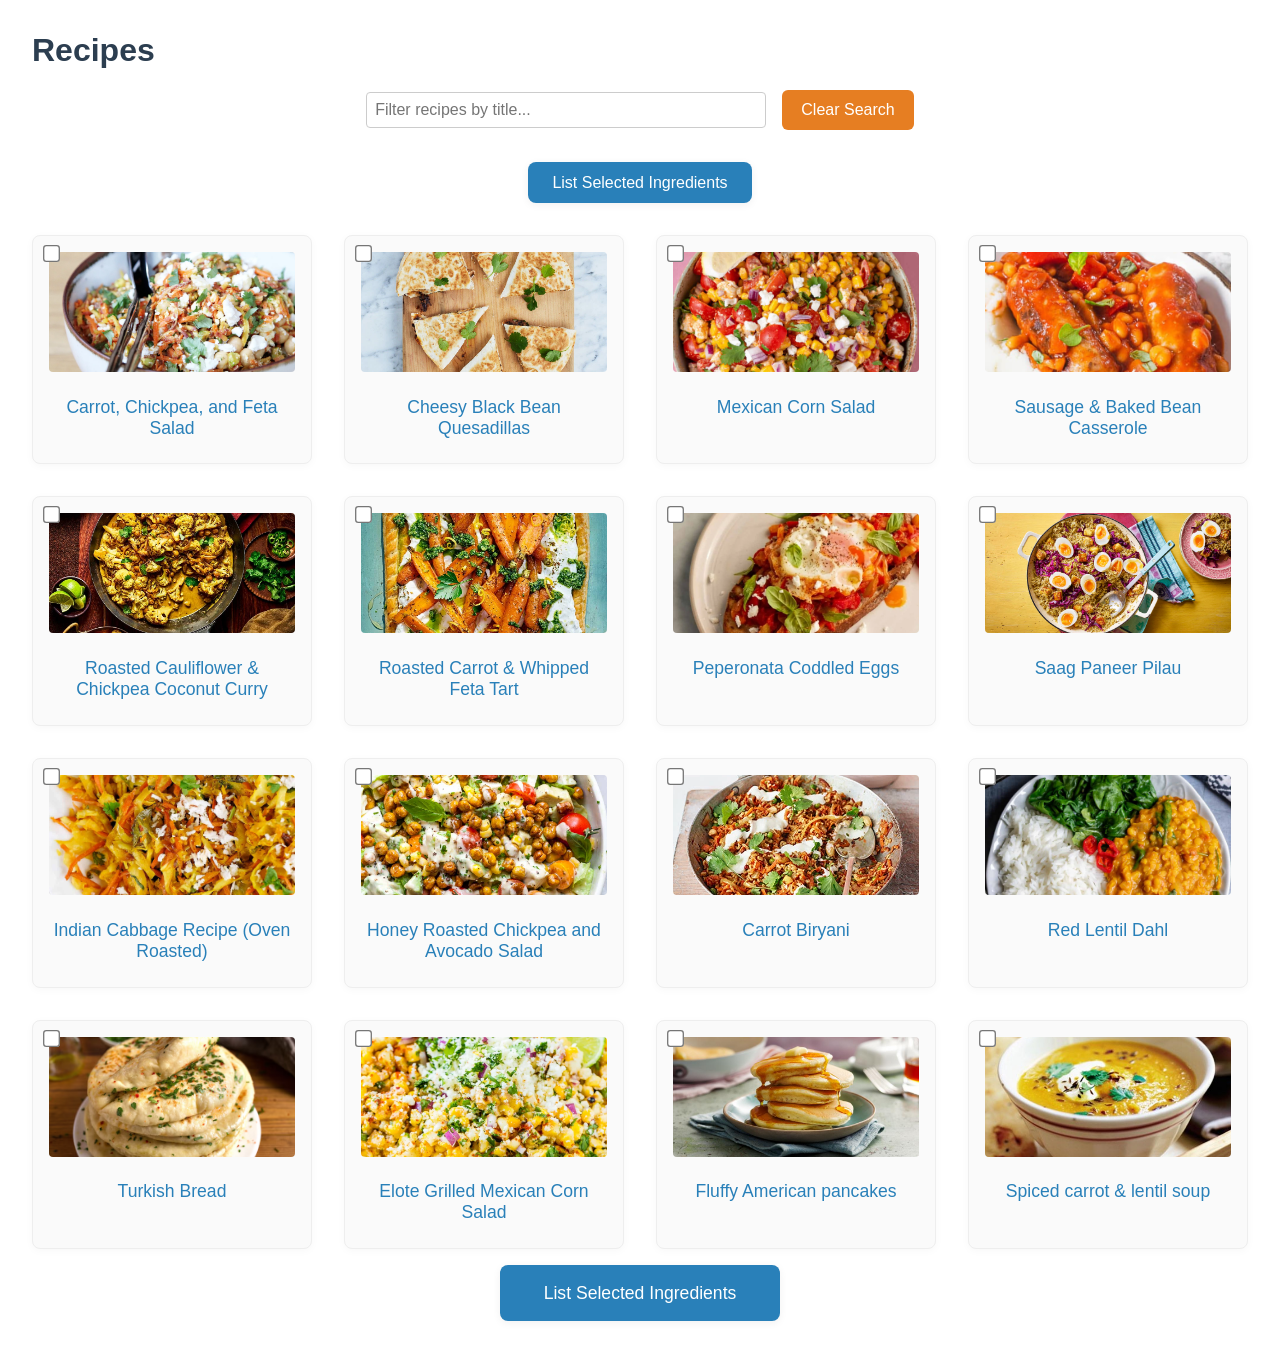
<file: index.html>
<!DOCTYPE html>
<html lang="en">
<head>
  <meta charset="UTF-8">
  <title>Recipes</title>
  <meta name="viewport" content="width=device-width, initial-scale=1">
  <style>
    body { font-family: sans-serif; margin: 2em; }
    h1 { color: #2c3e50; }
    .filter-box {
      margin-bottom: 2em;
      padding: 0.5em;
      font-size: 1em;
      width: 100%;
      max-width: 400px;
      border: 1px solid #ccc;
      border-radius: 4px;
      box-sizing: border-box;
    }
    .grid {
      display: grid;
      grid-template-columns: repeat(auto-fit, minmax(220px, 1fr));
      gap: 2em;
      padding: 0;
      list-style: none;
    }
    .card {
      background: #fafafa;
      border: 1px solid #eee;
      border-radius: 8px;
      padding: 1em;
      text-align: center;
      box-shadow: 0 2px 8px rgba(0,0,0,0.03);
      transition: box-shadow 0.2s;
      display: flex;
      flex-direction: column;
      align-items: center;
      position: relative;
    }
    .card:hover {
      box-shadow: 0 4px 16px rgba(0,0,0,0.08);
    }
    .card img {
      max-width: 100%;
      max-height: 120px;
      margin-bottom: 1em;
      border-radius: 4px;
      object-fit: cover;
      width: 100%;
      height: auto;
    }
    .card-title {
      font-size: 1.1em;
      margin: 0.5em 0;
      color: #2980b9;
      text-decoration: none;
      display: block;
      word-break: break-word;
    }
    .external-link {
      font-size: 0.9em;
      margin-left: 0.5em;
      word-break: break-word;
    }
    .select-recipe {
      position: absolute;
      top: 8px;
      left: 8px;
      transform: scale(1.3);
      z-index: 2;
    }
    .show {
      margin-top: .5em;
      font-size: 1.1em;
      padding: 1em 2.5em;
      background: #2980b9;
      color: #fff;
      border: none;
      border-radius: 8px;
      cursor: pointer;
      box-shadow: 0 2px 8px rgba(0,0,0,0.06);
      transition: background 0.2s;
      display: block;
    }
    .show.top {
      margin: 0;
      font-size: 1em;
      padding: 0.7em 1.5em;
    }
    .show:hover,
    .show.top:hover {
      background: #145a8a;
    }
    #clear-selected {
      display: none;
      height: 2.5em;
      font-size: 1em;
      padding: 0 1.2em;
      background: #e74c3c;
      color: #fff;
      border: none;
      border-radius: 8px;
      cursor: pointer;
      box-shadow: 0 2px 8px rgba(0,0,0,0.06);
      transition: background 0.2s;
      margin: 0;
    }
    #clear-selected:hover {
      background: #c0392b;
    }
    @media (max-width: 600px) {
      body { margin: 1em; }
      .grid { gap: 1em; }
      .card { padding: 0.5em; }
      .card img { max-height: 80px; }
      .select-recipe { top: 4px; left: 4px; }
      .show { font-size: 1.1em; padding: 0.7em 1.2em; }
      .show.top { font-size: 0.9em; padding: 0.5em 1em; }
      #clear-selected { font-size: 0.95em; padding: 0.5em 1em; }
    }
  </style>
</head>
<body>
  <h1>Recipes</h1>
  <div style="display: flex; gap: 1em; align-items: center; justify-content: center; margin-bottom: 2em;">
    <input type="text" id="filter" class="filter-box" placeholder="Filter recipes by title..." style="margin-bottom:0;">
    <button id="clear-search" style="height:2.5em; font-size:1em; padding:0 1.2em; background:#e67e22; color:#fff; border:none; border-radius:6px; cursor:pointer;">Clear Search</button>
  </div>
  <div id="top-actions" style="display: flex; gap: 1em; align-items: center; justify-content: center; margin-bottom: 2em;">
    <button id="show-ingredients-top" class="show top">List Selected Ingredients</button>
    <button id="clear-selected">Clear Selected</button>
  </div>
  <ul id="recipe-list" class="grid"></ul>
  <button id="show-ingredients" class="show" style="display:block; margin-left:auto; margin-right:auto;">List Selected Ingredients</button>
  <script>
    let allRecipes = [];
    let selectedIds = new Set();

    function updateClearButton() {
      const btn = document.getElementById('clear-selected');
      if (selectedIds.size > 0) {
        btn.style.display = 'block';
      } else {
        btn.style.display = 'none';
      }
    }

    function handleCheckboxChange(e) {
      const id = e.target.getAttribute('data-id');
      if (e.target.checked) {
        selectedIds.add(id);
      } else {
        selectedIds.delete(id);
      }
      updateClearButton();
    }

    function renderRecipes(recipes) {
      const list = document.getElementById('recipe-list');
      list.innerHTML = '';
      recipes.forEach(recipe => {
        const li = document.createElement('li');
        li.className = 'card';
        let img = recipe.image ? `<img src="${recipe.image}" alt="${recipe.title}">` : '';
        let link = `<a class="card-title" href="recipe.html?id=${recipe.id}">${recipe.title}</a>`;
        let external = recipe.link ? `<a class="external-link" href="${recipe.link}" target="_blank" title="External link">[source]</a>` : '';
        let checked = selectedIds.has(String(recipe.id)) ? 'checked' : '';
        let checkbox = `<input type="checkbox" class="select-recipe" data-id="${recipe.id}" ${checked}>`;
        li.innerHTML = checkbox + img + link + external;
        list.appendChild(li);
      });

      // Add event listeners to checkboxes
      document.querySelectorAll('.select-recipe').forEach(cb => {
        cb.addEventListener('change', handleCheckboxChange);
      });

      updateClearButton();
    }

    fetch('recipes.json')
      .then(res => res.json())
      .then(recipes => {
        allRecipes = recipes;
        renderRecipes(allRecipes);
      });

    document.getElementById('filter').addEventListener('input', function() {
      const value = this.value.trim().toLowerCase();
      renderRecipes(
        allRecipes.filter(recipe =>
          recipe.title.toLowerCase().includes(value)
        )
      );
    });

    document.getElementById('clear-search').addEventListener('click', function() {
      document.getElementById('filter').value = '';
      renderRecipes(allRecipes);
    });

    function handleShowIngredients() {
      const checked = Array.from(selectedIds);
      if (checked.length === 0) {
        alert('Please select at least one recipe.');
        return;
      }
      window.location.href = 'ingredients.html?ids=' + checked.join(',');
    }

    document.getElementById('show-ingredients').addEventListener('click', handleShowIngredients);
    document.getElementById('show-ingredients-top').addEventListener('click', handleShowIngredients);

    document.getElementById('clear-selected').addEventListener('click', function() {
      selectedIds.clear();
      renderRecipes(allRecipes);
    });
  </script>
</body>
</html>
</file>
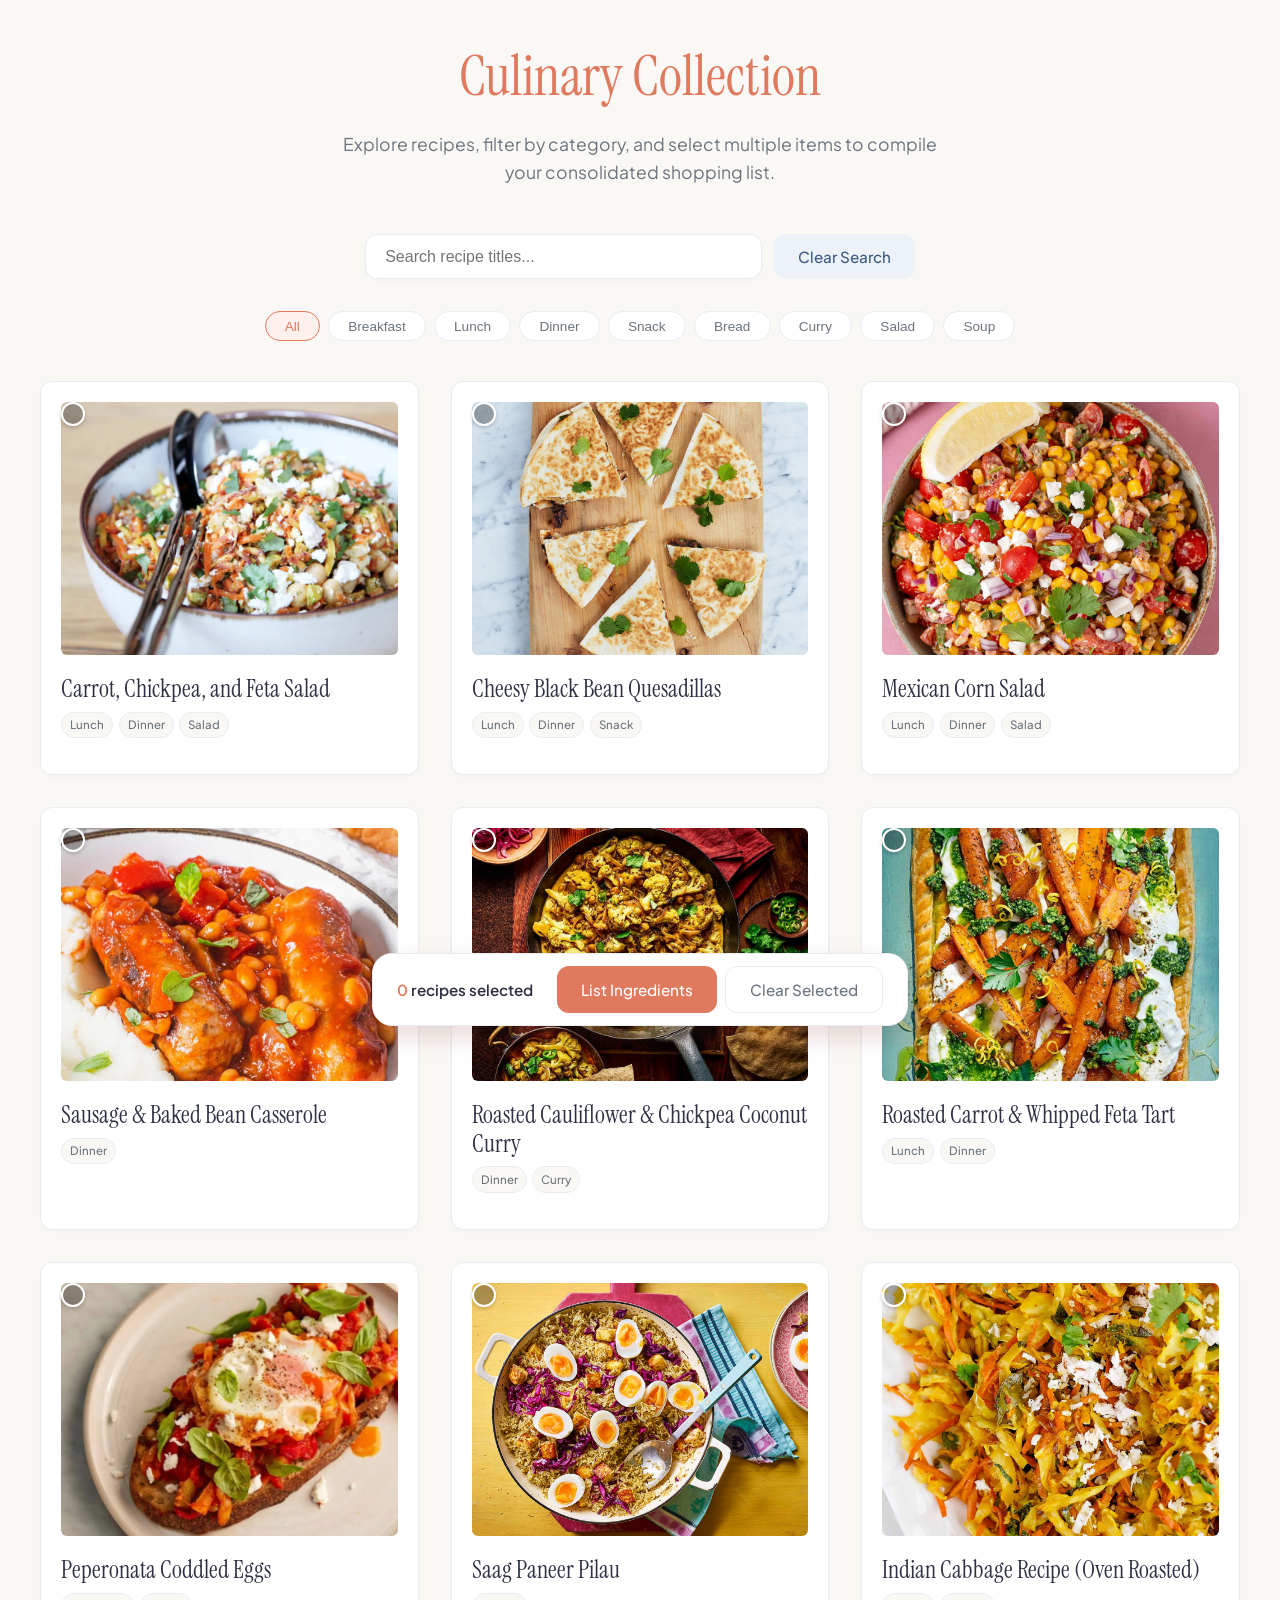
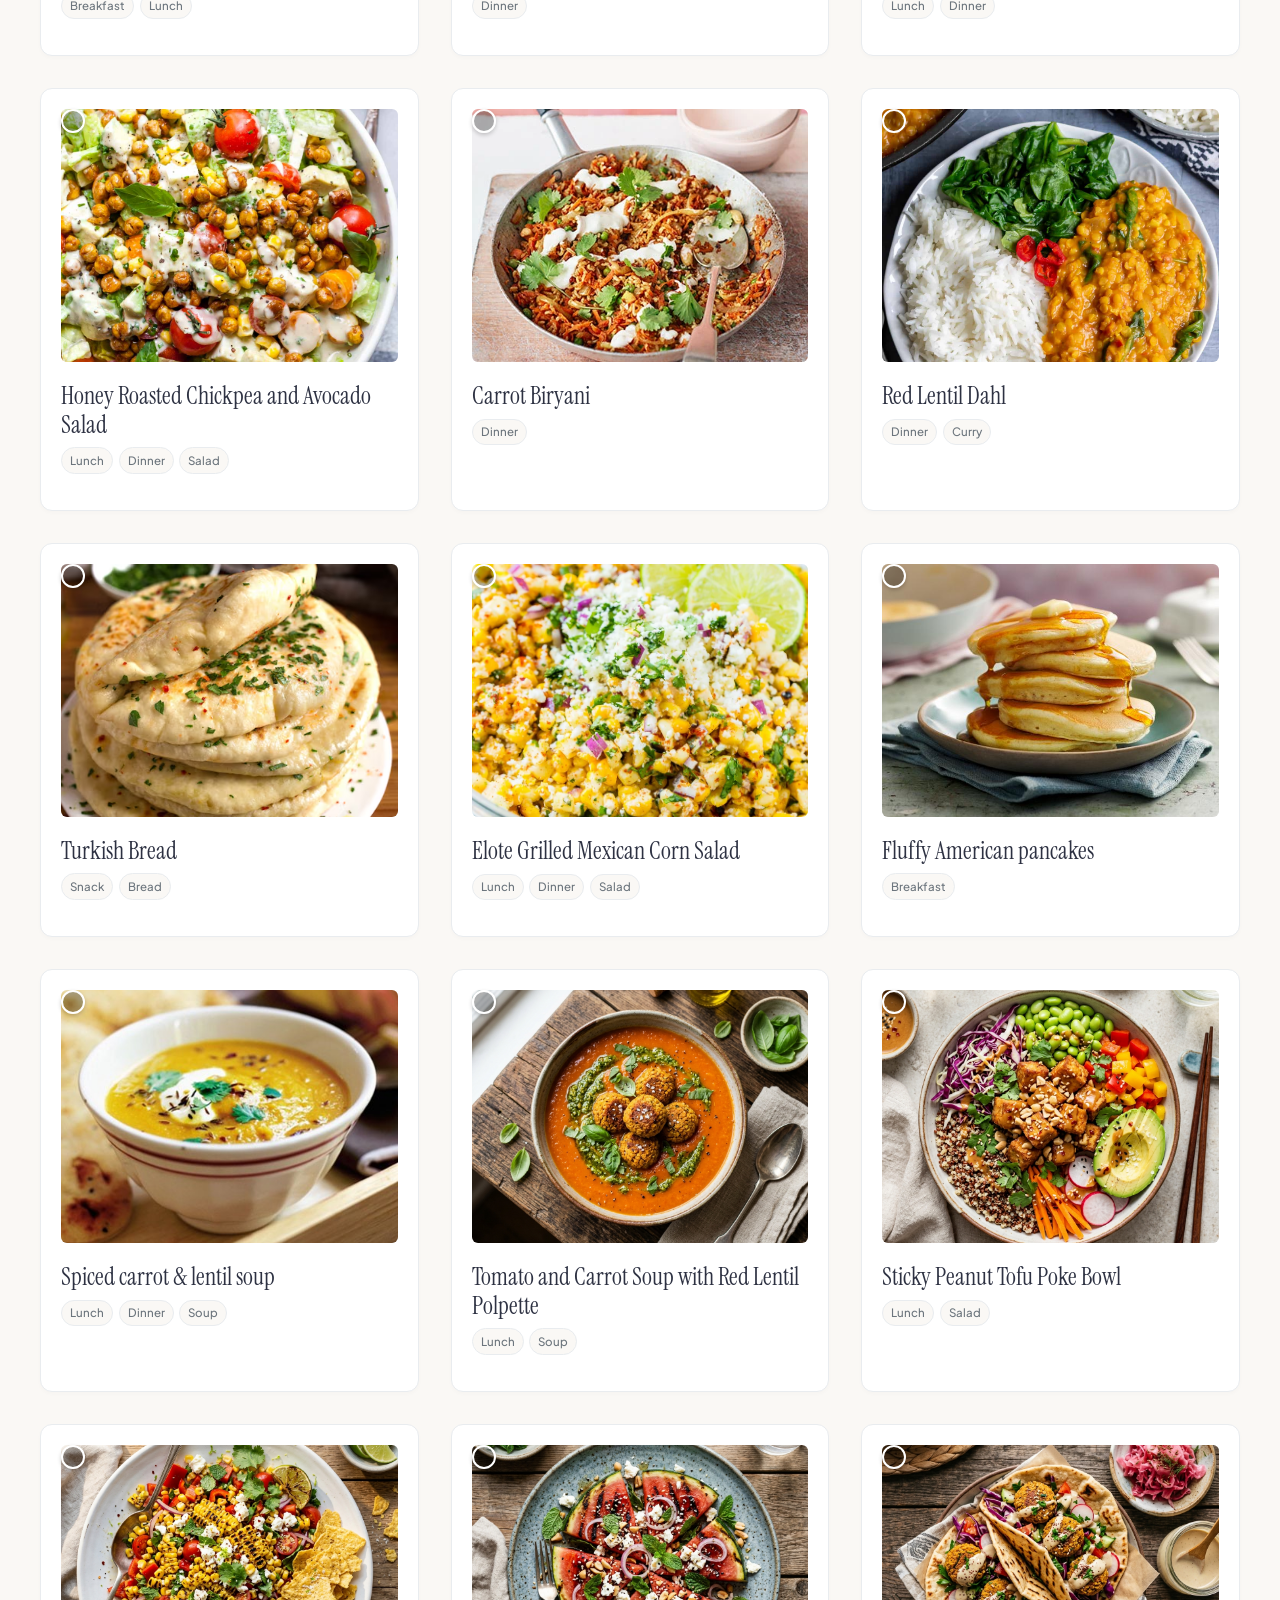
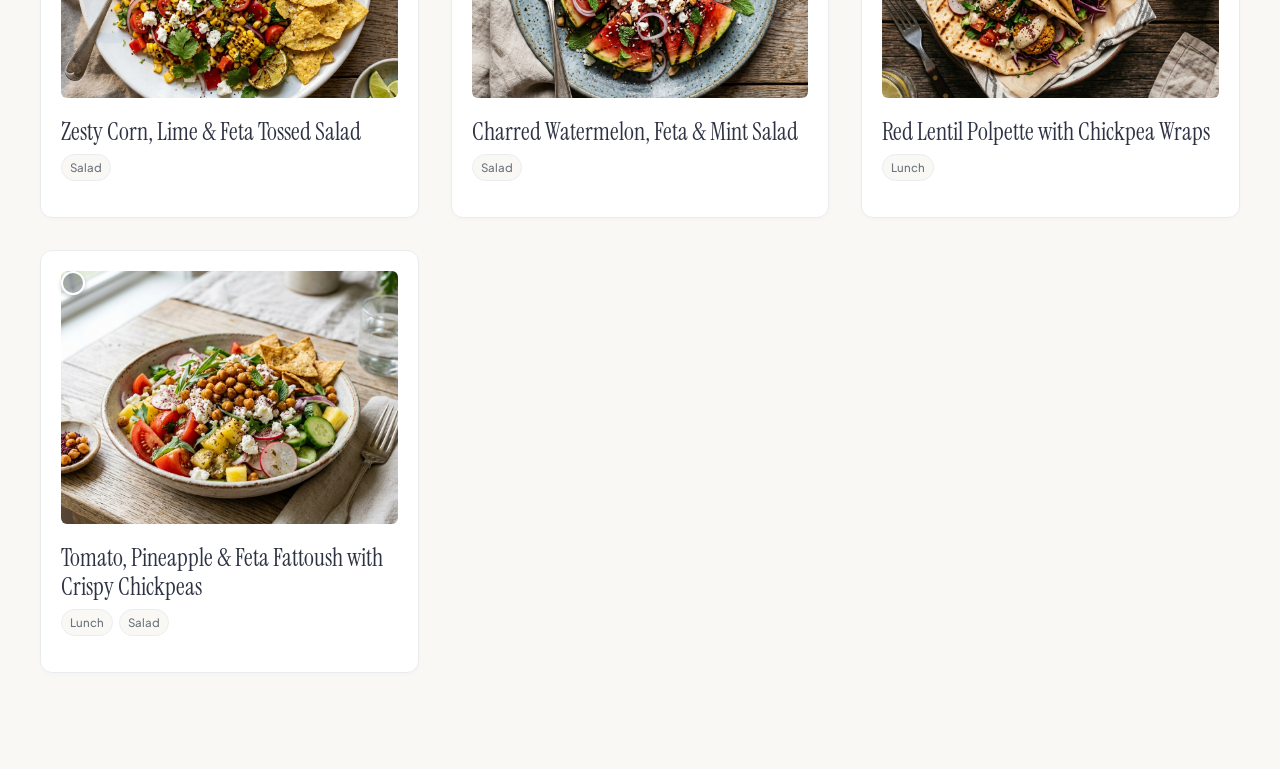
<file: public/index.html>
<!DOCTYPE html>
<html lang="en">
<head>
  <meta charset="UTF-8">
  <title>Culinary Recipes Collection</title>
  <meta name="viewport" content="width=device-width, initial-scale=1">
  <meta name="description" content="Browse, search, and combine ingredients from our curated list of recipes.">
  <link rel="stylesheet" href="styles.css">
  <link rel="icon" type="image/png" href="favicon.png">
</head>
<body>
  <div class="container">
    <header class="hero">
      <h1>Culinary Collection</h1>
      <p>Explore recipes, filter by category, and select multiple items to compile your consolidated shopping list.</p>
    </header>

    <div class="search-container">
      <input type="text" id="filter" class="filter-box" placeholder="Search recipe titles...">
      <button id="clear-search" class="btn btn-secondary">Clear Search</button>
    </div>

    <div id="tag-filters" class="tag-filters"></div>

    <ul id="recipe-list" class="grid"></ul>
  </div>

  <!-- Floating Selection Drawer -->
  <div id="floating-drawer" class="floating-drawer">
    <div class="drawer-info">
      <span id="selected-count">0</span> recipes selected
    </div>
    <div class="drawer-actions">
      <button id="show-ingredients" class="btn btn-primary">List Ingredients</button>
      <button id="clear-selected" class="btn btn-outline">Clear Selected</button>
    </div>
  </div>

  <script>
    let allRecipes = [];
    let selectedIds = new Set();
    let activeTags = new Set();

    function updateClearButton() {
      const drawer = document.getElementById('floating-drawer');
      const countSpan = document.getElementById('selected-count');
      if (selectedIds.size > 0) {
        countSpan.textContent = selectedIds.size;
        drawer.classList.add('active');
      } else {
        drawer.classList.remove('active');
      }
    }

    function handleCheckboxChange(e) {
      const id = e.target.getAttribute('data-id');
      if (e.target.checked) {
        selectedIds.add(id);
      } else {
        selectedIds.delete(id);
      }
      updateClearButton();
    }

    function renderRecipes(recipes) {
      const list = document.getElementById('recipe-list');
      list.innerHTML = '';
      recipes.forEach(recipe => {
        const li = document.createElement('li');
        li.className = 'card';
        let img = recipe.image ? `<img src="${recipe.image}" alt="${recipe.title}" loading="lazy">` : '';
        let link = `<a class="card-title" href="recipe.html?id=${recipe.id}">${recipe.title}</a>`;
        let external = recipe.link ? `<a class="external-link" href="${recipe.link}" target="_blank" title="External link">🔗 recipe source</a>` : '';
        
        let tagsHtml = '';
        if (Array.isArray(recipe.tags) && recipe.tags.length > 0) {
          tagsHtml = `<div class="card-tags">` + 
            recipe.tags.map(t => `<span class="card-tag">${t}</span>`).join('') +
            `</div>`;
        }

        let checked = selectedIds.has(String(recipe.id)) ? 'checked' : '';
        let checkbox = `
          <div class="select-recipe-container">
            <input type="checkbox" class="select-recipe" data-id="${recipe.id}" ${checked} aria-label="Select recipe">
          </div>`;
        li.innerHTML = checkbox + img + link + tagsHtml + external;
        list.appendChild(li);
      });

      // Add event listeners to checkboxes
      document.querySelectorAll('.select-recipe').forEach(cb => {
        cb.addEventListener('change', handleCheckboxChange);
      });

      updateClearButton();
    }

    function renderTagFilters() {
      const tagFiltersContainer = document.getElementById('tag-filters');
      if (!tagFiltersContainer) return;

      const allTagsSet = new Set();
      allRecipes.forEach(recipe => {
        if (Array.isArray(recipe.tags)) {
          recipe.tags.forEach(t => {
            if (t.trim()) allTagsSet.add(t.trim().toLowerCase());
          });
        }
      });

      const standardTags = ['breakfast', 'lunch', 'dinner', 'snack'];
      const extraTags = Array.from(allTagsSet).filter(t => !standardTags.includes(t)).sort();
      const tagsList = ['all', ...standardTags.filter(t => allTagsSet.has(t)), ...extraTags];

      tagFiltersContainer.innerHTML = '';
      tagsList.forEach(tag => {
        const button = document.createElement('button');
        const isActive = (tag === 'all' && activeTags.size === 0) || (tag !== 'all' && activeTags.has(tag));
        button.className = 'tag-pill' + (isActive ? ' active' : '');
        button.textContent = tag === 'all' ? 'All' : tag;
        button.addEventListener('click', () => {
          if (tag === 'all') {
            activeTags.clear();
          } else {
            if (activeTags.has(tag)) {
              activeTags.delete(tag);
            } else {
              activeTags.add(tag);
            }
          }
          renderTagFilters();
          filterAndRender();
        });
        tagFiltersContainer.appendChild(button);
      });
    }

    function filterAndRender() {
      const value = document.getElementById('filter').value.trim().toLowerCase();
      const filtered = allRecipes.filter(recipe => {
        const matchesQuery = recipe.title.toLowerCase().includes(value);
        const matchesTag = activeTags.size === 0 || 
          (Array.isArray(recipe.tags) && [...activeTags].some(t => recipe.tags.some(rt => rt.toLowerCase() === t)));
        return matchesQuery && matchesTag;
      });
      renderRecipes(filtered);
    }

    fetch('recipes.json')
      .then(res => res.json())
      .then(recipes => {
        allRecipes = recipes;
        renderTagFilters();
        filterAndRender();
      });

    document.getElementById('filter').addEventListener('input', filterAndRender);

    document.getElementById('clear-search').addEventListener('click', function() {
      document.getElementById('filter').value = '';
      filterAndRender();
    });

    function handleShowIngredients() {
      const checked = Array.from(selectedIds);
      if (checked.length === 0) {
        alert('Please select at least one recipe.');
        return;
      }
      window.location.href = 'ingredients.html?ids=' + checked.join(',');
    }

    document.getElementById('show-ingredients').addEventListener('click', handleShowIngredients);

    document.getElementById('clear-selected').addEventListener('click', function() {
      selectedIds.clear();
      // Uncheck all boxes in UI
      document.querySelectorAll('.select-recipe').forEach(cb => cb.checked = false);
      updateClearButton();
    });
  </script>
</body>
</html>
</file>
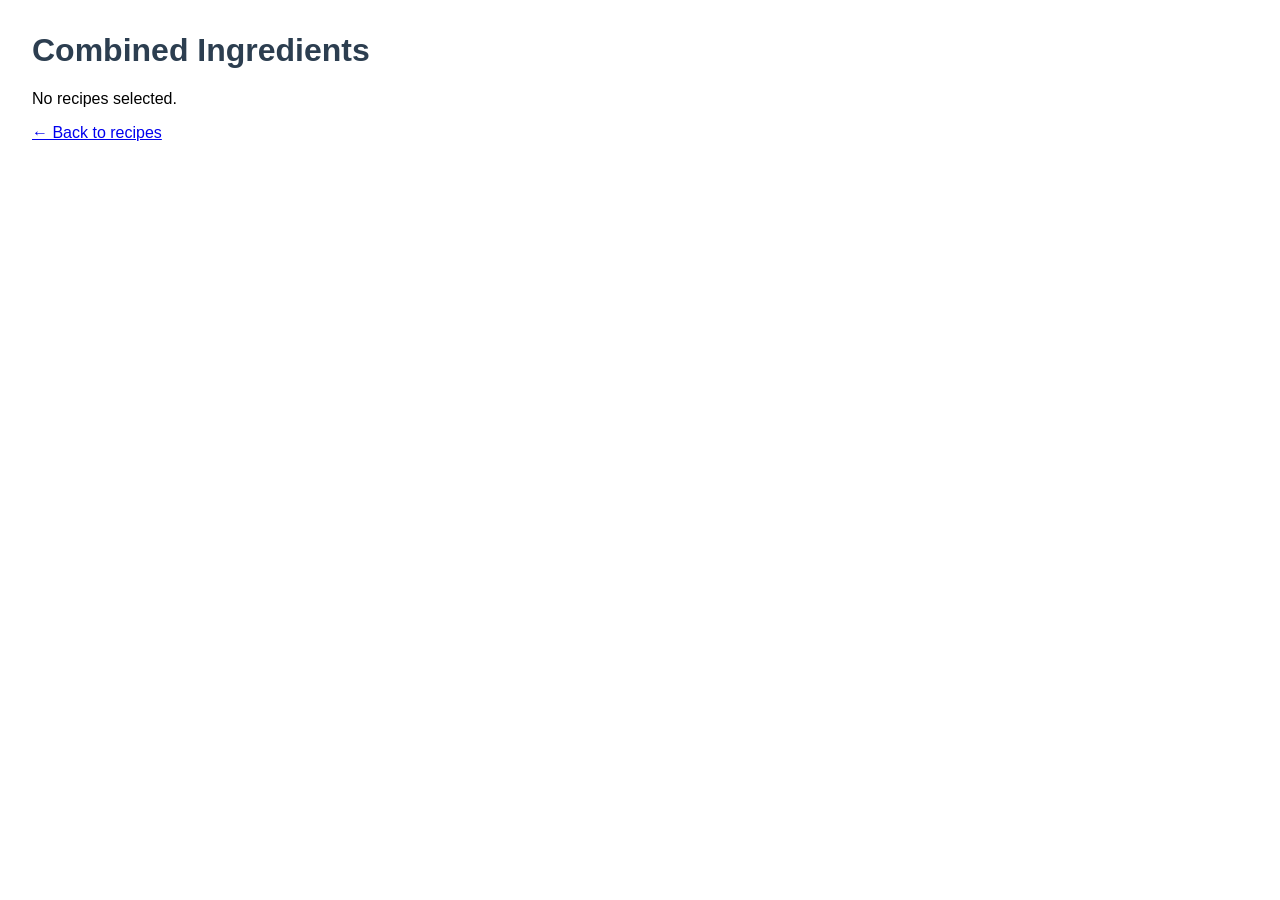
<file: ingredients.html>
<!DOCTYPE html>
<html lang="en">
<head>
  <meta charset="UTF-8">
  <title>Combined Ingredients</title>
  <meta name="viewport" content="width=device-width, initial-scale=1">
  <style>
    body { font-family: sans-serif; margin: 2em; }
    h1 { color: #2c3e50; }
    ul { margin-bottom: 2em; }
    .ingredient-amount { font-weight: bold; margin-right: 0.2em; }
    .ingredient-item { margin-bottom: 0.3em; }
    @media (max-width: 600px) {
      body { margin: 1em; }
      h1 { font-size: 1.3em; }
      ul { font-size: 0.98em; }
    }
  </style>
</head>
<body>
  <h1>Combined Ingredients</h1>
  <div id="ingredients-list"></div>
  <a href="index.html">&larr; Back to recipes</a>
  <script>
    // Get selected IDs from query string
    const params = new URLSearchParams(window.location.search);
    const ids = params.get('ids') ? params.get('ids').split(',') : [];
    if (ids.length === 0) {
      document.getElementById('ingredients-list').innerHTML = '<p>No recipes selected.</p>';
    } else {
      Promise.all(ids.map(id => fetch('recipes-json/' + id + '.json').then(r => r.json())))
        .then(recipes => {
          // Gather and group all ingredients
          const ingredientMap = {};
          recipes.forEach(recipe => {
            let items = [];
            if (Array.isArray(recipe.ingredients)) {
              items = recipe.ingredients;
            } else if (typeof recipe.ingredients === 'object' && recipe.ingredients !== null) {
              Object.values(recipe.ingredients).forEach(arr => items = items.concat(arr));
            }
            items.forEach(i => {
              const key = i.ingredient.trim().toLowerCase();
              if (!ingredientMap[key]) {
                ingredientMap[key] = { ingredient: i.ingredient, entries: [] };
              }
              ingredientMap[key].entries.push(i);
            });
          });

          // Render grouped list (amounts in brackets)
          const container = document.getElementById('ingredients-list');
          const ul = document.createElement('ul');
          ul.innerHTML = Object.values(ingredientMap).map(obj => {
            const details = obj.entries.map(e => {
              let str = '';
              if (e.amount || e.unit) {
                str += '(';
                if (e.amount) str += `<span class="ingredient-amount">${e.amount}</span>`;
                if (e.unit) str += ` <span class="ingredient-unit">${e.unit}</span>`;
                str = str.trim() + ')';
              }
              return str;
            }).join(' + ');
            return `<li class="ingredient-item">${obj.ingredient} ${details}</li>`;
          }).join('');
          container.appendChild(ul);
        });
    }
  </script>
</body>
</html>
</file>
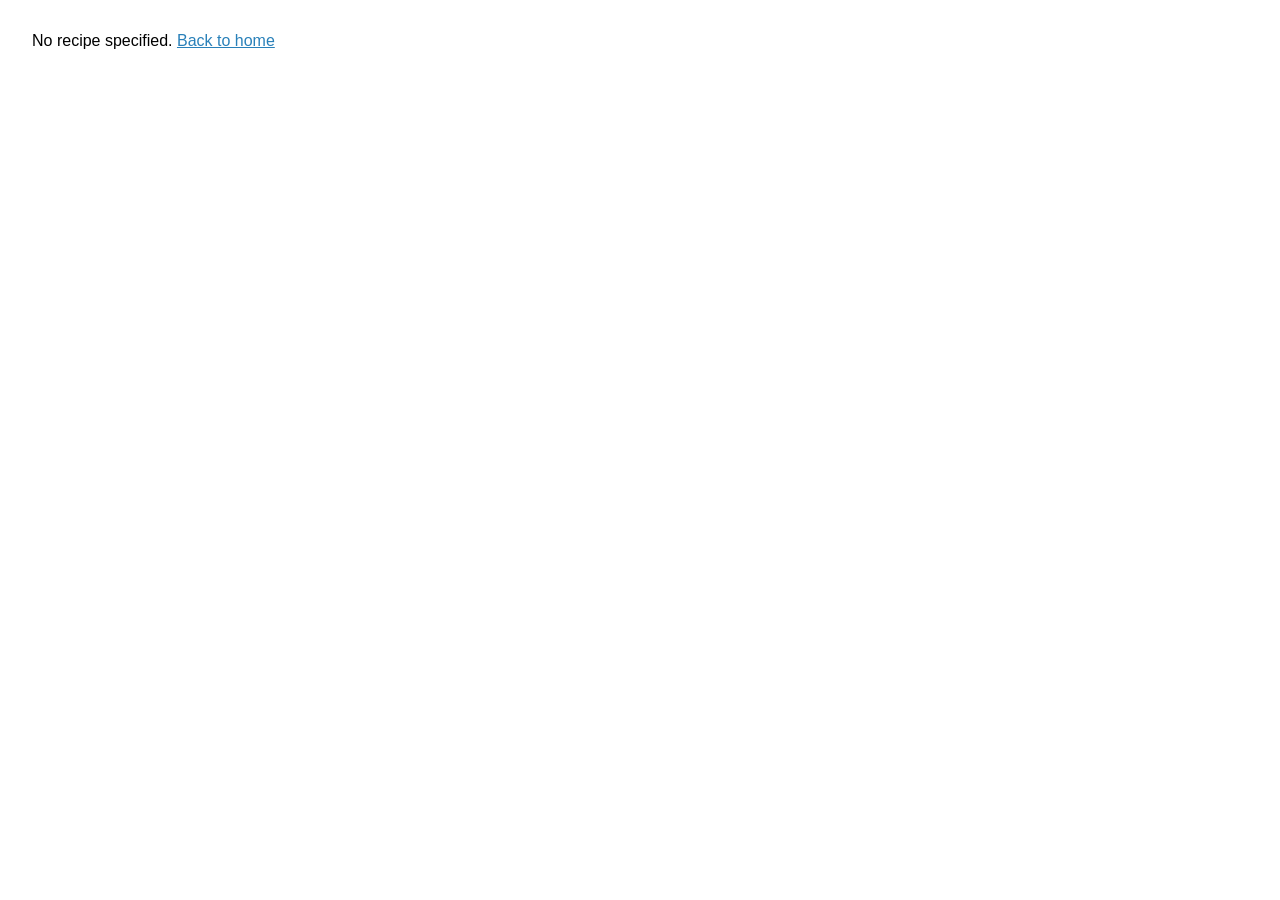
<file: recipe.html>
<!DOCTYPE html>
<html lang="en">
<head>
  <meta charset="UTF-8">
  <title>Recipe</title>
  <meta name="viewport" content="width=device-width, initial-scale=1">
  <style>
    body { font-family: sans-serif; margin: 2em; }
    a { color: #2980b9; }
    h1 { color: #2c3e50; }
    ul { margin-bottom: 2em; }
    img { max-width: 100%; display: block; margin-bottom: 1em; border-radius: 4px; }
    .meta { color: #555; margin-bottom: 1em; }
    .notes { background: #f9f9f9; border-left: 4px solid #2980b9; padding: 1em; margin-top: 2em; }
    .source { margin-top: 1em; font-size: 0.95em; word-break: break-all; }
    @media (max-width: 600px) {
      body { margin: 1em; }
      h1 { font-size: 1.3em; }
      .notes { font-size: 0.95em; }
      ul, ol { font-size: 0.98em; }
    }
  </style>
</head>
<body>
  <a href="index.html">&larr; Back to all recipes</a>
  <h1 id="recipe-title"></h1>
  <div class="meta" id="recipe-serves"></div>
  <img id="recipe-image" style="display:none;" />
  <div id="recipe-link"></div>
  <div class="source" id="recipe-source"></div>
  <h2>Ingredients</h2>
  <div id="ingredients"></div>
  <h2>Instructions</h2>
  <ol id="instructions"></ol>
  <div class="notes" id="recipe-notes" style="display:none;"></div>
  <script>
    const params = new URLSearchParams(window.location.search);
    const id = params.get('id');
    if (!id) {
      document.body.innerHTML = '<p>No recipe specified. <a href="index.html">Back to home</a></p>';
    } else {
      fetch('recipes-json/' + id + '.json')
        .then(res => {
          if (!res.ok) throw new Error('Not found');
          return res.json();
        })
        .then(recipe => {
          document.getElementById('recipe-title').textContent = recipe.title;
          if (recipe.serves) {
            document.getElementById('recipe-serves').textContent = `Serves: ${recipe.serves}`;
          }
          if (recipe.image) {
            const img = document.getElementById('recipe-image');
            img.src = recipe.image;
            img.alt = recipe.title;
            img.style.display = 'block';
          }
          if (recipe.link) {
            document.getElementById('recipe-link').innerHTML =
              `<a href="${recipe.link}" target="_blank">More about this recipe</a>`;
          }
          if (recipe.source) {
            document.getElementById('recipe-source').innerHTML =
              `<a href="${recipe.source}" target="_blank">Source</a>`;
          }

          // Handle ingredients: array or object (new format)
          const ingredientsDiv = document.getElementById('ingredients');
          ingredientsDiv.innerHTML = '';
          function renderIngredient(i) {
            let str = '';
            if (i.amount) str += `<span class="ingredient-amount">${i.amount}</span> `;
            if (i.unit) str += `<span class="ingredient-unit">${i.unit}</span> `;
            str += i.ingredient;
            // Optionally add note: if (i.note) str += ` <span class="ingredient-note">(${i.note})</span>`;
            return `<li>${str.trim()}</li>`;
          }
          if (Array.isArray(recipe.ingredients)) {
            // Flat array of ingredient objects
            const ul = document.createElement('ul');
            ul.innerHTML = recipe.ingredients.map(renderIngredient).join('');
            ingredientsDiv.appendChild(ul);
          } else if (typeof recipe.ingredients === 'object' && recipe.ingredients !== null) {
            // Object with sections
            for (const [section, items] of Object.entries(recipe.ingredients)) {
              const sectionTitle = section.replace(/_/g, ' ').replace(/\b\w/g, c => c.toUpperCase());
              const h3 = document.createElement('h3');
              h3.textContent = sectionTitle;
              ingredientsDiv.appendChild(h3);
              const ul = document.createElement('ul');
              ul.innerHTML = items.map(renderIngredient).join('');
              ingredientsDiv.appendChild(ul);
            }
          }

          document.getElementById('instructions').innerHTML =
            recipe.instructions.map(i => `<li>${i}</li>`).join('');
          if (recipe.notes) {
            const notesDiv = document.getElementById('recipe-notes');
            if (Array.isArray(recipe.notes)) {
              notesDiv.innerHTML = recipe.notes.map(n => `<div>${n}</div>`).join('');
            } else {
              notesDiv.textContent = recipe.notes;
            }
            notesDiv.style.display = 'block';
          }
        })
        .catch(() => {
          document.body.innerHTML = '<p>Recipe not found. <a href="index.html">Back to home</a></p>';
        });
    }
  </script>
</body>
</html>
</file>
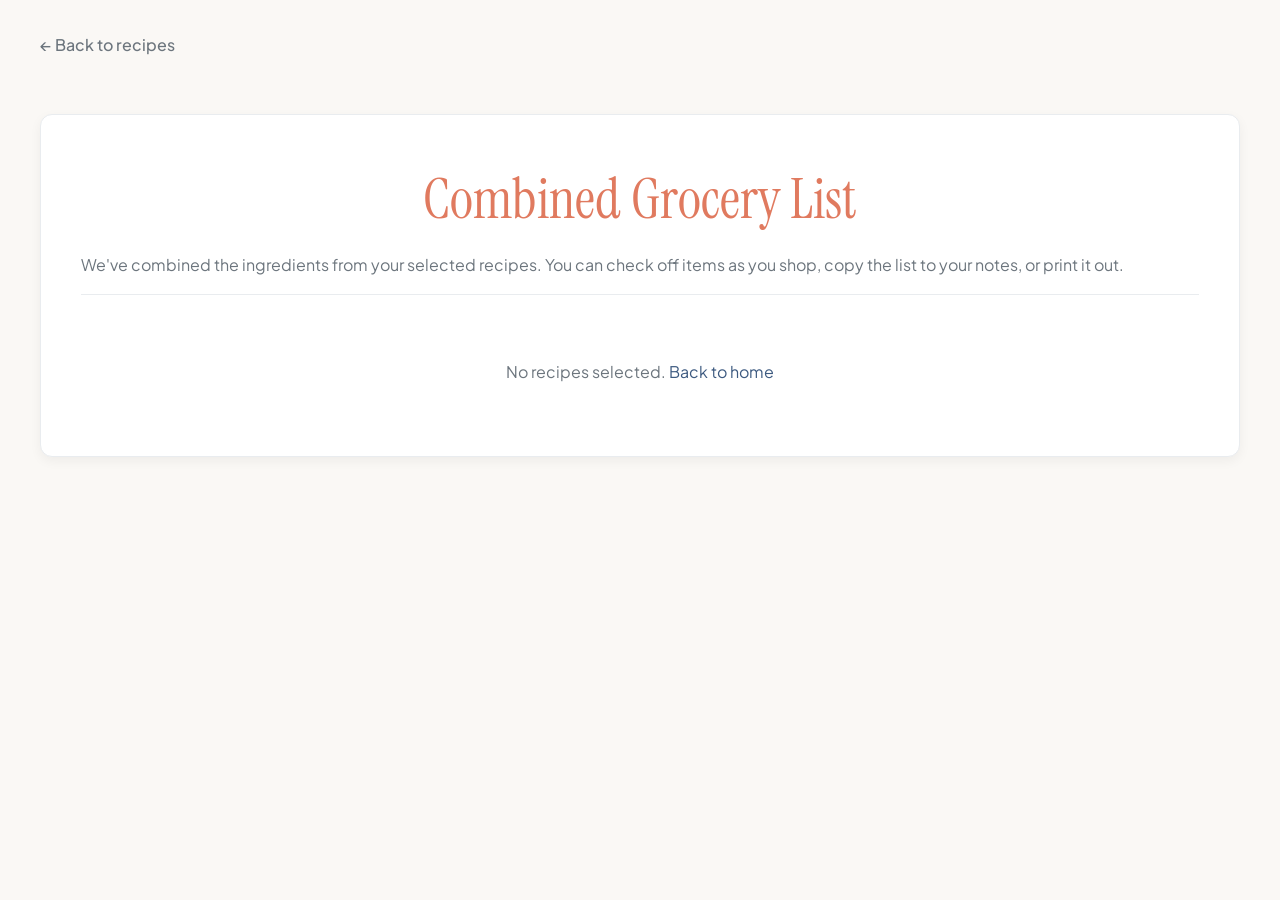
<file: public/ingredients.html>
<!DOCTYPE html>
<html lang="en">
<head>
  <meta charset="UTF-8">
  <title>Combined Grocery List</title>
  <meta name="viewport" content="width=device-width, initial-scale=1">
  <link rel="stylesheet" href="styles.css">
  <link rel="icon" type="image/png" href="favicon.png">
</head>
<body>
  <div class="container">
    <a href="index.html" class="back-link">&larr; Back to recipes</a>

    <div class="combined-list">
      <header class="recipe-header" style="margin-bottom: 2rem; border-bottom: 1px solid var(--border-color); padding-bottom: 1rem;">
        <h1>Combined Grocery List</h1>
        <p style="color: var(--text-secondary);">We've combined the ingredients from your selected recipes. You can check off items as you shop, copy the list to your notes, or print it out.</p>
      </header>

      <div id="ingredients-list"></div>

      <div class="ingredients-actions">
        <button id="copy-clipboard" class="btn btn-primary">📋 Copy list to notes</button>
        <button onclick="window.print()" class="btn btn-secondary">🖨️ Print List</button>
      </div>
    </div>
  </div>

  <script>
    // Get selected IDs from query string
    const params = new URLSearchParams(window.location.search);
    const ids = params.get('ids') ? params.get('ids').split(',') : [];
    
    if (ids.length === 0) {
      document.getElementById('ingredients-list').innerHTML = '<p style="text-align: center; padding: 2rem; color: var(--text-secondary);">No recipes selected. <a href="index.html">Back to home</a></p>';
      document.querySelector('.ingredients-actions').style.display = 'none';
    } else {
      Promise.all(ids.map(id => fetch('recipes-json/' + id + '.json').then(r => r.json())))
        .then(recipes => {
          // Gather and group all ingredients
          const ingredientMap = {};
          recipes.forEach(recipe => {
            let items = [];
            if (Array.isArray(recipe.ingredients)) {
              items = recipe.ingredients;
            } else if (typeof recipe.ingredients === 'object' && recipe.ingredients !== null) {
              Object.values(recipe.ingredients).forEach(arr => items = items.concat(arr));
            }
            items.forEach(i => {
              const key = i.ingredient.trim().toLowerCase();
              if (!ingredientMap[key]) {
                ingredientMap[key] = { ingredient: i.ingredient, entries: [] };
              }
              ingredientMap[key].entries.push(i);
            });
          });

          // Render grouped list with structured items
          const container = document.getElementById('ingredients-list');
          
          let html = Object.values(ingredientMap).map(obj => {
            const details = obj.entries.map(e => {
              let str = '';
              if (e.amount || e.unit) {
                if (e.amount) str += `${e.amount}`;
                if (e.unit) str += ` ${e.unit}`;
              }
              return str.trim();
            }).filter(Boolean).join(' + ');

            const amountHtml = details ? `<span class="ingredient-item-amount">${details}</span>` : '';
            
            return `
              <div class="ingredient-item-row">
                <label class="checklist-item" style="margin-bottom:0;">
                  <input type="checkbox" onchange="this.parentElement.classList.toggle('checked', this.checked)">
                  <span class="ingredient-item-name">${obj.ingredient}</span>
                </label>
                ${amountHtml}
              </div>`;
          }).join('');
          
          container.innerHTML = html;

          // Enable Clipboard copy functionality
          document.getElementById('copy-clipboard').addEventListener('click', () => {
            const lines = Object.values(ingredientMap).map(obj => {
              const details = obj.entries.map(e => {
                let str = '';
                if (e.amount) str += `${e.amount} `;
                if (e.unit) str += `${e.unit} `;
                return str.trim();
              }).filter(Boolean).join(' + ');
              return `- [ ] ${obj.ingredient}` + (details ? ` (${details})` : '');
            }).join('\n');

            navigator.clipboard.writeText(lines).then(() => {
              const btn = document.getElementById('copy-clipboard');
              const originalText = btn.textContent;
              btn.textContent = '✅ Copied to clipboard!';
              setTimeout(() => btn.textContent = originalText, 2000);
            }).catch(err => {
              console.error('Failed to copy: ', err);
              alert('Could not copy to clipboard. Please copy manually.');
            });
          });
        });
    }
  </script>
</body>
</html>
</file>
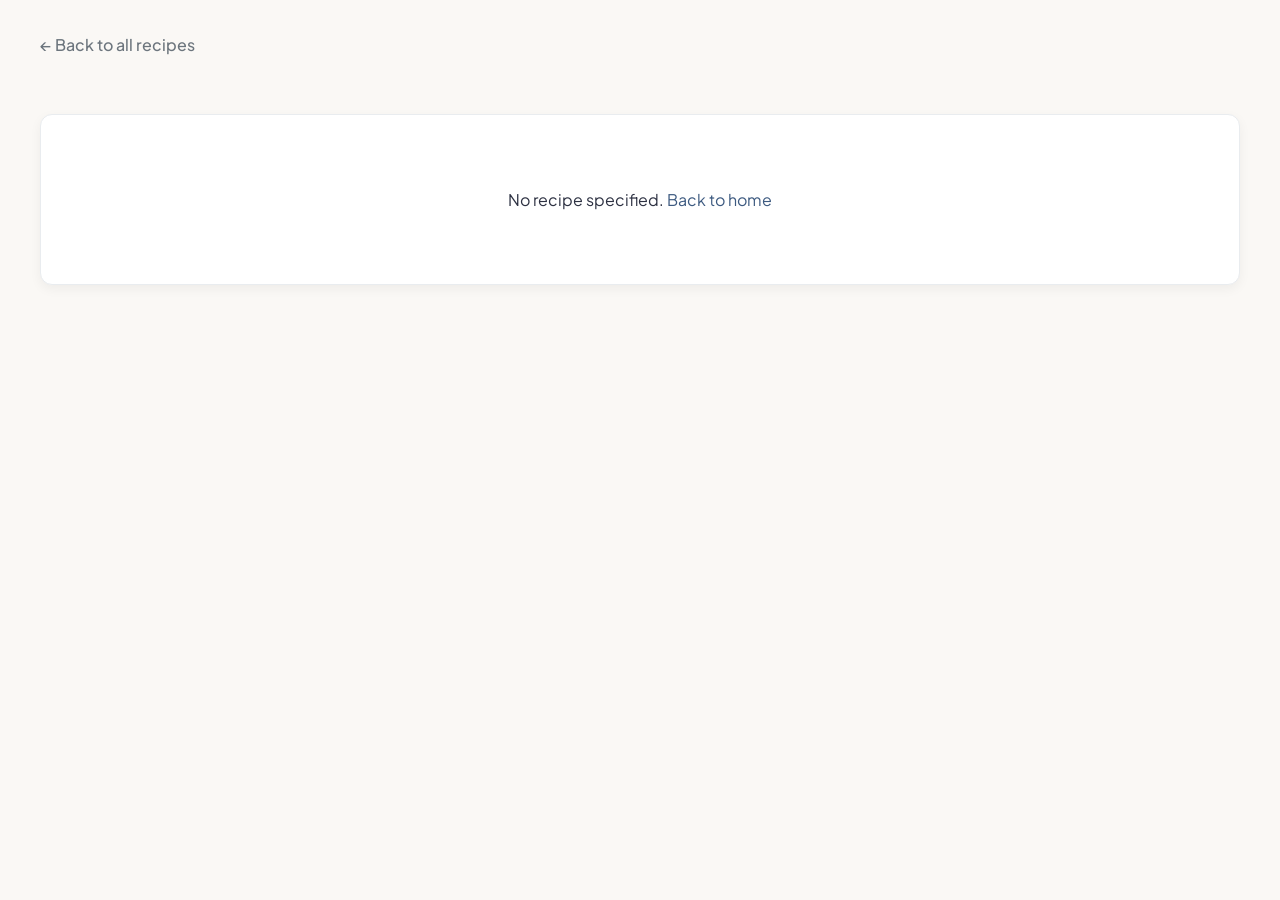
<file: public/recipe.html>
<!DOCTYPE html>
<html lang="en">
<head>
  <meta charset="UTF-8">
  <title>Recipe Details</title>
  <meta name="viewport" content="width=device-width, initial-scale=1">
  <link rel="stylesheet" href="styles.css">
  <link rel="icon" type="image/png" href="favicon.png">
</head>
<body>
  <div class="container">
    <a href="index.html" class="back-link">&larr; Back to all recipes</a>
    
    <article class="recipe-detail">
      <div class="recipe-header">
        <h1 id="recipe-title">Loading Recipe...</h1>
        <div class="recipe-meta-badges">
          <div id="recipe-tags" style="display: flex; gap: 0.4em; flex-wrap: wrap;"></div>
          <span class="meta-badge" id="recipe-serves" style="display:none;"></span>
        </div>
      </div>

      <div class="recipe-grid">
        <div class="recipe-media">
          <img id="recipe-image" style="display:none;" />
          <div class="recipe-meta-section">
            <div id="recipe-link"></div>
            <div id="recipe-source"></div>
          </div>
        </div>
        
        <div class="recipe-content">
          <h2>Ingredients</h2>
          <div id="ingredients"></div>
          
          <h2>Instructions</h2>
          <ol id="instructions" class="instructions-list"></ol>
          
          <div class="notes-box" id="recipe-notes" style="display:none;"></div>
        </div>
      </div>
    </article>
  </div>

  <script>
    const params = new URLSearchParams(window.location.search);
    const id = params.get('id');
    if (!id) {
      document.querySelector('.recipe-detail').innerHTML = '<p style="text-align:center; padding: 2rem;">No recipe specified. <a href="index.html">Back to home</a></p>';
    } else {
      fetch('recipes-json/' + id + '.json')
        .then(res => {
          if (!res.ok) throw new Error('Not found');
          return res.json();
        })
        .then(recipe => {
          document.getElementById('recipe-title').textContent = recipe.title;
          document.title = recipe.title + " - Recipe Details";
          
          if (Array.isArray(recipe.tags) && recipe.tags.length > 0) {
            const tagsDiv = document.getElementById('recipe-tags');
            tagsDiv.innerHTML = recipe.tags.map(t => `<span class="tag-badge">${t}</span>`).join('');
          }
          if (recipe.serves) {
            const servesBadge = document.getElementById('recipe-serves');
            servesBadge.textContent = `Serves: ${recipe.serves}`;
            servesBadge.style.display = 'inline-block';
          }

          if (recipe.image) {
            const img = document.getElementById('recipe-image');
            img.src = recipe.image;
            img.alt = recipe.title;
            img.style.display = 'block';
          }
          if (recipe.link) {
            document.getElementById('recipe-link').innerHTML =
              `<a href="${recipe.link}" target="_blank" class="btn btn-secondary" style="width:100%; margin-bottom:0.5rem; text-align:center;">🔗 View Original Web Page</a>`;
          }
          if (recipe.source) {
            document.getElementById('recipe-source').innerHTML =
              `<a href="${recipe.source}" target="_blank" class="btn btn-outline" style="width:100%; text-align:center;">📖 Source Website</a>`;
          }

          // Handle ingredients: render as an interactive checklist
          const ingredientsDiv = document.getElementById('ingredients');
          ingredientsDiv.innerHTML = '';
          
          function renderIngredient(i) {
            let str = '';
            if (i.amount) str += `<span class="ingredient-amount">${i.amount}</span> `;
            if (i.unit) str += `<span class="ingredient-unit">${i.unit}</span> `;
            str += i.ingredient;
            
            return `
              <label class="checklist-item">
                <input type="checkbox" onchange="this.parentElement.classList.toggle('checked', this.checked)">
                <span>${str.trim()}</span>
              </label>`;
          }
          
          if (Array.isArray(recipe.ingredients)) {
            const div = document.createElement('div');
            div.style.display = 'flex';
            div.style.flexDirection = 'column';
            div.innerHTML = recipe.ingredients.map(renderIngredient).join('');
            ingredientsDiv.appendChild(div);
          } else if (typeof recipe.ingredients === 'object' && recipe.ingredients !== null) {
            for (const [section, items] of Object.entries(recipe.ingredients)) {
              const sectionTitle = section.replace(/_/g, ' ').replace(/\b\w/g, c => c.toUpperCase());
              const h3 = document.createElement('h3');
              h3.textContent = sectionTitle;
              ingredientsDiv.appendChild(h3);
              const div = document.createElement('div');
              div.style.display = 'flex';
              div.style.flexDirection = 'column';
              div.innerHTML = items.map(renderIngredient).join('');
              ingredientsDiv.appendChild(div);
            }
          }

          // Render interactive instructions
          document.getElementById('instructions').innerHTML =
            recipe.instructions.map((step, idx) => `
              <li class="instruction-step" onclick="this.classList.toggle('active')">
                <div class="instruction-step-num">${idx + 1}</div>
                <div class="instruction-step-text">${step}</div>
              </li>`).join('');

          if (recipe.notes) {
            const notesDiv = document.getElementById('recipe-notes');
            if (Array.isArray(recipe.notes)) {
              notesDiv.innerHTML = '<h3>Chef\'s Notes</h3>' + recipe.notes.map(n => `<div>${n}</div>`).join('');
            } else {
              notesDiv.innerHTML = '<h3>Chef\'s Notes</h3>' + `<div>${recipe.notes}</div>`;
            }
            notesDiv.style.display = 'block';
          }
        })
        .catch((err) => {
          console.error(err);
          document.querySelector('.recipe-detail').innerHTML = '<p style="text-align:center; padding: 2rem;">Recipe not found. <a href="index.html">Back to home</a></p>';
        });
    }
  </script>
</body>
</html>
</file>
<file: public/styles.css>
@import url('https://fonts.googleapis.com/css2?family=Instrument+Serif:ital@0;1&family=Plus+Jakarta+Sans:wght@300;400;500;600;700&display=swap');

:root {
  --font-sans: 'Plus Jakarta Sans', system-ui, -apple-system, sans-serif;
  --font-serif: 'Instrument Serif', Georgia, serif;
  
  --bg-color: #faf8f5;
  --bg-card: #ffffff;
  --text-primary: #2d3142;
  --text-secondary: #6c757d;
  --border-color: #e9ecef;
  
  --primary: #e07a5f;      /* Terracotta */
  --primary-hover: #c8654b;
  --primary-light: #fdf0ed;
  
  --accent: #3d5a80;       /* Slate Blue */
  --accent-hover: #2e4360;
  --accent-light: #edf2f8;
  
  --shadow-sm: 0 2px 4px rgba(0,0,0,0.02);
  --shadow-md: 0 4px 12px rgba(0,0,0,0.05);
  --shadow-lg: 0 12px 24px rgba(224, 122, 95, 0.1);
  --shadow-card-hover: 0 20px 32px rgba(0,0,0,0.08);
  
  --radius-sm: 6px;
  --radius-md: 12px;
  --radius-lg: 20px;
  --radius-full: 9999px;
  
  --transition: all 0.3s cubic-bezier(0.25, 0.8, 0.25, 1);
}

@media (prefers-color-scheme: dark) {
  :root {
    --bg-color: #121214;
    --bg-card: #1b1b1f;
    --text-primary: #f4f4f9;
    --text-secondary: #a0a5b5;
    --border-color: #2a2a32;
    --primary-light: #3a231d;
    --accent-light: #1b2838;
    --shadow-sm: 0 2px 4px rgba(0,0,0,0.2);
    --shadow-md: 0 4px 12px rgba(0,0,0,0.3);
    --shadow-lg: 0 12px 24px rgba(0,0,0,0.4);
    --shadow-card-hover: 0 20px 32px rgba(0,0,0,0.5);
  }
}

* {
  box-sizing: border-box;
  margin: 0;
  padding: 0;
}

body {
  font-family: var(--font-sans);
  background-color: var(--bg-color);
  color: var(--text-primary);
  line-height: 1.6;
  padding: 2rem 1.5rem;
  transition: background-color 0.3s ease, color 0.3s ease;
}

.container {
  max-width: 1200px;
  margin: 0 auto;
}

/* Typography */
h1 {
  font-family: var(--font-serif);
  font-size: 3.5rem;
  font-weight: 400;
  color: var(--primary);
  text-align: center;
  margin-bottom: 0.5rem;
}

h2 {
  font-family: var(--font-serif);
  font-size: 2.2rem;
  font-weight: 400;
  margin: 2rem 0 1rem 0;
  border-bottom: 1px solid var(--border-color);
  padding-bottom: 0.5rem;
}

h3 {
  font-size: 1.1rem;
  text-transform: uppercase;
  letter-spacing: 0.05em;
  color: var(--accent);
  margin: 1.5rem 0 0.75rem 0;
  font-weight: 600;
}

a {
  color: var(--accent);
  text-decoration: none;
  transition: var(--transition);
}

a:hover {
  color: var(--accent-hover);
}

/* Hero Section */
.hero {
  text-align: center;
  margin-bottom: 3rem;
}

.hero p {
  color: var(--text-secondary);
  font-size: 1.1rem;
  max-width: 600px;
  margin: 0 auto;
}

/* Inputs & Forms */
.search-container {
  display: flex;
  gap: 0.75rem;
  align-items: center;
  justify-content: center;
  margin-bottom: 2rem;
  width: 100%;
  max-width: 550px;
  margin-left: auto;
  margin-right: auto;
}

.filter-box {
  flex: 1;
  padding: 0.8rem 1.2rem;
  font-size: 1rem;
  background-color: var(--bg-card);
  color: var(--text-primary);
  border: 1px solid var(--border-color);
  border-radius: var(--radius-md);
  box-shadow: var(--shadow-sm);
  outline: none;
  transition: var(--transition);
}

.filter-box:focus {
  border-color: var(--primary);
  box-shadow: 0 0 0 4px rgba(224, 122, 95, 0.15);
}

/* Buttons */
.btn {
  display: inline-flex;
  align-items: center;
  justify-content: center;
  padding: 0.8rem 1.5rem;
  font-size: 0.95rem;
  font-weight: 500;
  border-radius: var(--radius-md);
  border: none;
  cursor: pointer;
  transition: var(--transition);
  font-family: var(--font-sans);
}

.btn-primary {
  background-color: var(--primary);
  color: white;
  box-shadow: var(--shadow-sm);
}

.btn-primary:hover {
  background-color: var(--primary-hover);
  transform: translateY(-1px);
}

.btn-secondary {
  background-color: var(--accent-light);
  color: var(--accent);
}

.btn-secondary:hover {
  background-color: var(--accent);
  color: white;
}

.btn-outline {
  background-color: transparent;
  border: 1px solid var(--border-color);
  color: var(--text-secondary);
}

.btn-outline:hover {
  border-color: var(--text-primary);
  color: var(--text-primary);
}

.btn-danger {
  background-color: #f8d7da;
  color: #721c24;
}

.btn-danger:hover {
  background-color: #f5c6cb;
}

/* Tag Pills */
.tag-filters {
  display: flex;
  gap: 0.5rem;
  justify-content: center;
  flex-wrap: wrap;
  margin-bottom: 2.5rem;
}

.tag-pill {
  padding: 0.4rem 1.2rem;
  font-size: 0.85rem;
  font-weight: 500;
  border-radius: var(--radius-full);
  background-color: var(--bg-card);
  color: var(--text-secondary);
  border: 1px solid var(--border-color);
  cursor: pointer;
  transition: var(--transition);
  text-transform: capitalize;
}

.tag-pill:hover {
  background-color: var(--border-color);
  color: var(--text-primary);
  transform: scale(1.03);
}

.tag-pill.active {
  background-color: var(--primary-light);
  color: var(--primary);
  border-color: var(--primary);
}

/* Cards & Grid */
.grid {
  display: grid;
  grid-template-columns: repeat(auto-fill, minmax(280px, 1fr));
  gap: 2rem;
  padding: 0;
  list-style: none;
  margin-bottom: 4rem;
}

.card {
  background: var(--bg-card);
  border: 1px solid var(--border-color);
  border-radius: var(--radius-md);
  padding: 1.25rem;
  display: flex;
  flex-direction: column;
  position: relative;
  box-shadow: var(--shadow-sm);
  transition: var(--transition);
  overflow: hidden;
}

.card:hover {
  transform: translateY(-4px);
  box-shadow: var(--shadow-card-hover);
}

.card img {
  width: 100%;
  aspect-ratio: 4 / 3;
  object-fit: cover;
  border-radius: var(--radius-sm);
  margin-bottom: 1.25rem;
  transition: var(--transition);
}

.card:hover img {
  transform: scale(1.02);
}

.card-title {
  font-family: var(--font-serif);
  font-size: 1.5rem;
  line-height: 1.2;
  margin-bottom: 0.5rem;
  color: var(--text-primary);
  display: block;
}

.card-title:hover {
  color: var(--primary);
}

.external-link {
  font-size: 0.8rem;
  color: var(--text-secondary);
  margin-top: auto;
  align-self: flex-start;
  display: inline-flex;
  align-items: center;
  gap: 0.25rem;
}

/* Custom Checkbox overlay on Cards */
.select-recipe-container {
  position: absolute;
  top: 1.25rem;
  left: 1.25rem;
  z-index: 10;
}

.select-recipe {
  appearance: none;
  -webkit-appearance: none;
  width: 24px;
  height: 24px;
  border-radius: var(--radius-full);
  border: 2px solid white;
  background-color: rgba(0,0,0,0.3);
  cursor: pointer;
  display: flex;
  align-items: center;
  justify-content: center;
  transition: var(--transition);
  box-shadow: 0 2px 4px rgba(0,0,0,0.2);
}

.select-recipe:checked {
  background-color: var(--primary);
  border-color: var(--primary);
}

.select-recipe:checked::after {
  content: "✓";
  color: white;
  font-size: 14px;
  font-weight: bold;
}

.select-recipe:hover {
  transform: scale(1.1);
}

/* Card Tags */
.card-tags {
  display: flex;
  gap: 0.35rem;
  flex-wrap: wrap;
  margin-bottom: 1rem;
}

.card-tag {
  background: var(--bg-color);
  color: var(--text-secondary);
  font-size: 0.72rem;
  padding: 0.2rem 0.5rem;
  border-radius: var(--radius-full);
  text-transform: capitalize;
  font-weight: 500;
  border: 1px solid var(--border-color);
}

.card:hover .card-tag {
  border-color: var(--primary-light);
  color: var(--primary);
  background-color: var(--primary-light);
}

/* Floating Bottom Action Drawer */
.floating-drawer {
  position: fixed;
  bottom: 24px;
  left: 50%;
  transform: translateX(-50%) translateY(150px);
  background-color: var(--bg-card);
  border: 1px solid var(--border-color);
  border-radius: var(--radius-lg);
  padding: 0.75rem 1.5rem;
  display: flex;
  align-items: center;
  gap: 1.5rem;
  box-shadow: var(--shadow-lg), 0 10px 30px rgba(0,0,0,0.1);
  z-index: 1000;
  transition: transform 0.4s cubic-bezier(0.175, 0.885, 0.32, 1.1);
}

.floating-drawer.active {
  transform: translateX(-50%) translateY(0);
}

.drawer-info {
  font-size: 0.95rem;
  font-weight: 600;
}

.drawer-info span {
  color: var(--primary);
}

.drawer-actions {
  display: flex;
  gap: 0.5rem;
}

/* Detail Recipe Page Styling */
.recipe-detail {
  background: var(--bg-card);
  border: 1px solid var(--border-color);
  border-radius: var(--radius-md);
  padding: 2.5rem;
  margin-top: 2rem;
  box-shadow: var(--shadow-md);
}

.back-link {
  display: inline-flex;
  align-items: center;
  gap: 0.5rem;
  font-weight: 500;
  color: var(--text-secondary);
  margin-bottom: 1.5rem;
}

.back-link:hover {
  color: var(--primary);
}

.recipe-header {
  margin-bottom: 2rem;
}

.recipe-meta-badges {
  display: flex;
  gap: 1rem;
  align-items: center;
  margin-top: 1rem;
}

.tag-badge {
  background-color: var(--primary-light);
  color: var(--primary);
  font-size: 0.8rem;
  font-weight: 600;
  padding: 0.35rem 0.8rem;
  border-radius: var(--radius-full);
  text-transform: capitalize;
}

.meta-badge {
  background-color: var(--accent-light);
  color: var(--accent);
  font-size: 0.8rem;
  font-weight: 600;
  padding: 0.35rem 0.8rem;
  border-radius: var(--radius-full);
}

.recipe-grid {
  display: grid;
  grid-template-columns: 1.2fr 1.8fr;
  gap: 3rem;
  margin-top: 2.5rem;
}

.recipe-media img {
  width: 100%;
  border-radius: var(--radius-md);
  box-shadow: var(--shadow-md);
  margin-bottom: 1.5rem;
}

.recipe-meta-section {
  display: flex;
  flex-direction: column;
  gap: 1rem;
}

.recipe-meta-section a {
  display: inline-flex;
  align-items: center;
  gap: 0.5rem;
}

/* Ingredients and Instructions interactive */
.checklist-item {
  display: flex;
  align-items: flex-start;
  gap: 0.75rem;
  margin-bottom: 0.75rem;
  cursor: pointer;
}

.checklist-item input[type="checkbox"] {
  margin-top: 0.3rem;
  accent-color: var(--primary);
  width: 18px;
  height: 18px;
  cursor: pointer;
}

.checklist-item.checked span {
  text-decoration: line-through;
  color: var(--text-secondary);
}

.instructions-list {
  list-style: none;
}

.instruction-step {
  display: flex;
  gap: 1.25rem;
  margin-bottom: 1.5rem;
  padding: 1rem;
  border-radius: var(--radius-md);
  border: 1px solid transparent;
  transition: var(--transition);
  cursor: pointer;
}

.instruction-step:hover {
  background-color: var(--bg-color);
}

.instruction-step.active {
  background-color: var(--primary-light);
  border-color: rgba(224, 122, 95, 0.2);
}

.instruction-step-num {
  font-family: var(--font-serif);
  font-size: 1.75rem;
  color: var(--primary);
  line-height: 1;
  font-weight: 700;
}

.instruction-step-text {
  font-size: 1.05rem;
}

.instruction-step.active .instruction-step-text {
  font-weight: 500;
}

.notes-box {
  background: var(--bg-color);
  border-left: 4px solid var(--primary);
  padding: 1.5rem;
  border-radius: 0 var(--radius-md) var(--radius-md) 0;
  margin-top: 3rem;
}

.notes-box div {
  margin-bottom: 0.5rem;
}

.notes-box div:last-child {
  margin-bottom: 0;
}

/* Ingredients List Page Specific Styling */
.combined-list {
  background: var(--bg-card);
  border: 1px solid var(--border-color);
  border-radius: var(--radius-md);
  padding: 2.5rem;
  margin-top: 2rem;
  box-shadow: var(--shadow-md);
}

.ingredient-item-row {
  display: flex;
  justify-content: space-between;
  align-items: center;
  padding: 0.75rem 0;
  border-bottom: 1px solid var(--border-color);
}

.ingredient-item-name {
  font-size: 1.05rem;
  font-weight: 500;
  text-transform: capitalize;
}

.ingredient-item-amount {
  font-weight: 600;
  color: var(--primary);
  background-color: var(--primary-light);
  padding: 0.2rem 0.6rem;
  border-radius: var(--radius-full);
  font-size: 0.9rem;
}

.ingredients-actions {
  display: flex;
  gap: 1rem;
  margin-top: 2rem;
  justify-content: center;
}

/* Print CSS */
@media print {
  body {
    background: white;
    color: black;
    padding: 0;
  }
  .btn, .back-link, .select-recipe-container, .floating-drawer, .ingredients-actions {
    display: none !important;
  }
  .combined-list, .recipe-detail {
    border: none;
    box-shadow: none;
    padding: 0;
  }
}

/* Responsive adjustments */
@media (max-width: 768px) {
  h1 { font-size: 2.8rem; }
  body { padding: 1.5rem 1rem; }
  .recipe-grid {
    grid-template-columns: 1fr;
    gap: 2rem;
  }
  .floating-drawer {
    flex-direction: column;
    gap: 0.75rem;
    width: calc(100% - 2rem);
    bottom: 12px;
    padding: 1rem;
  }
  .drawer-actions {
    width: 100%;
    justify-content: center;
  }
}
</file>
